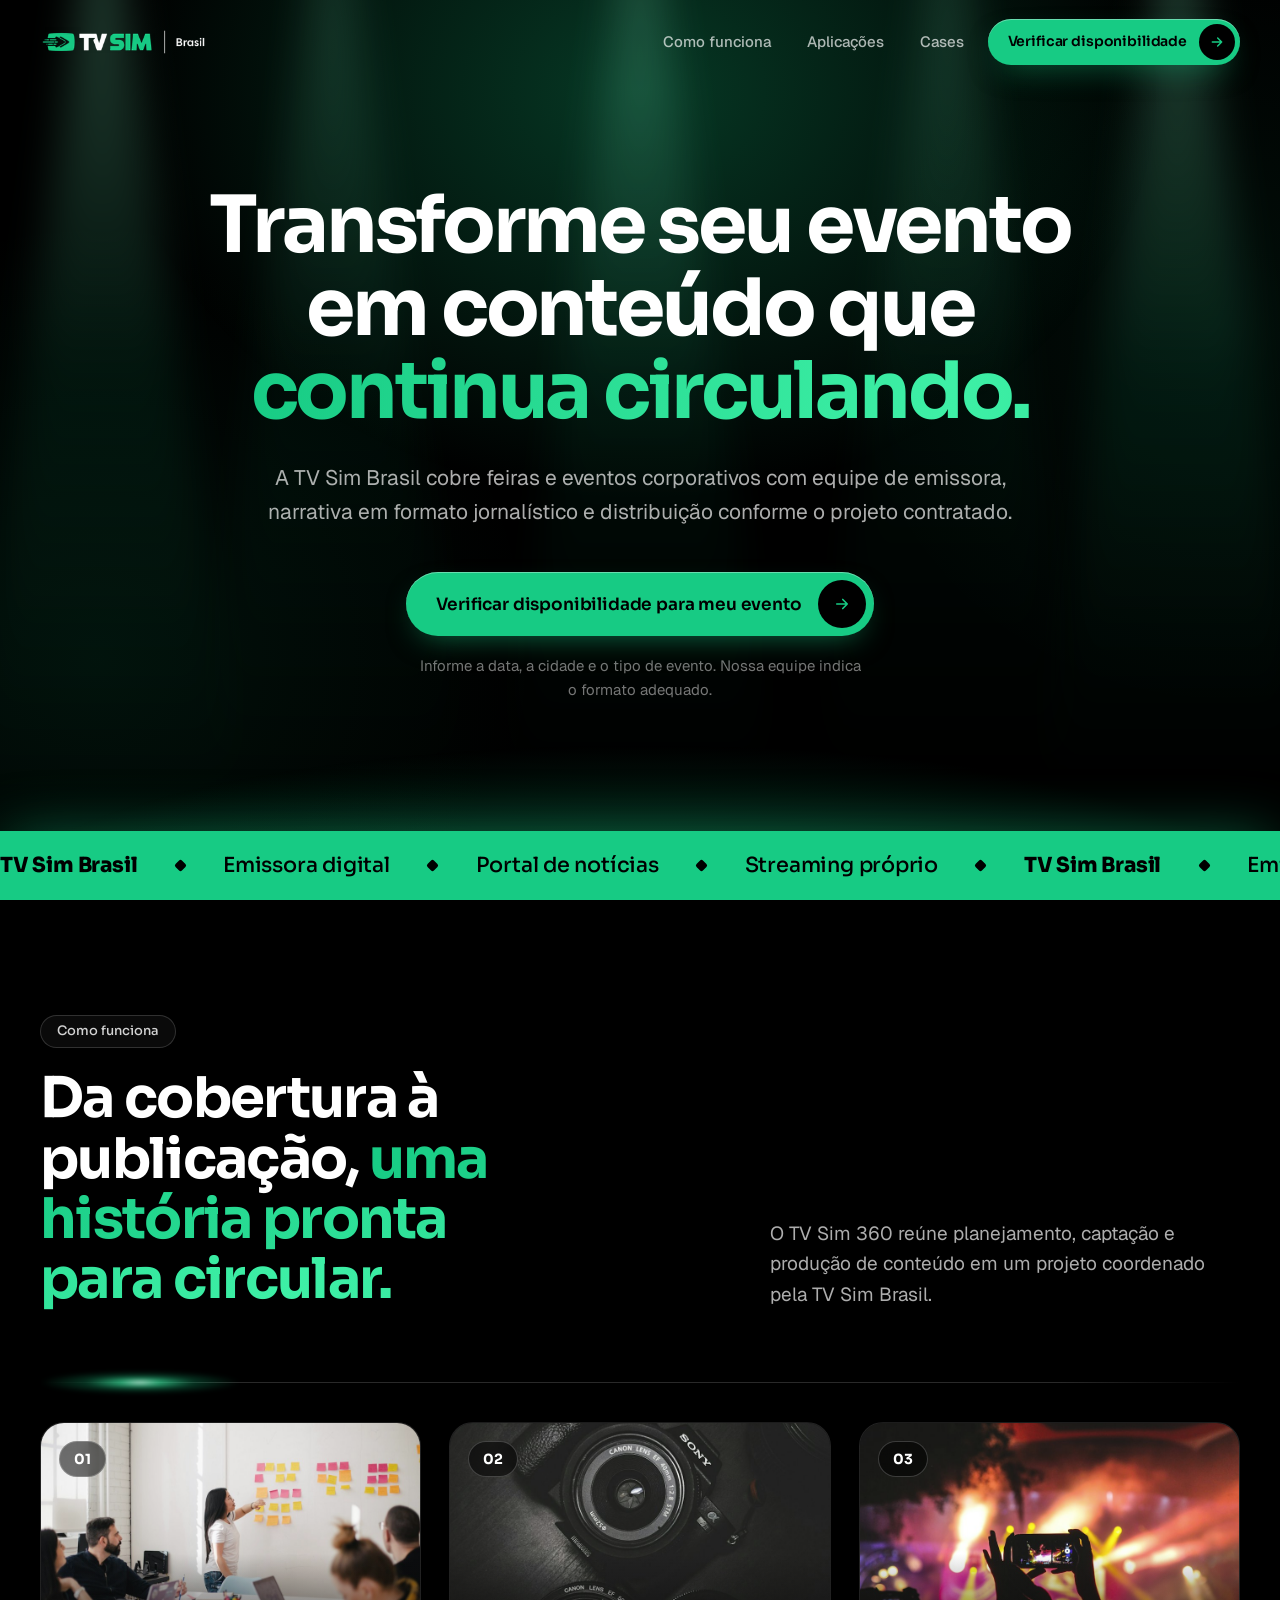
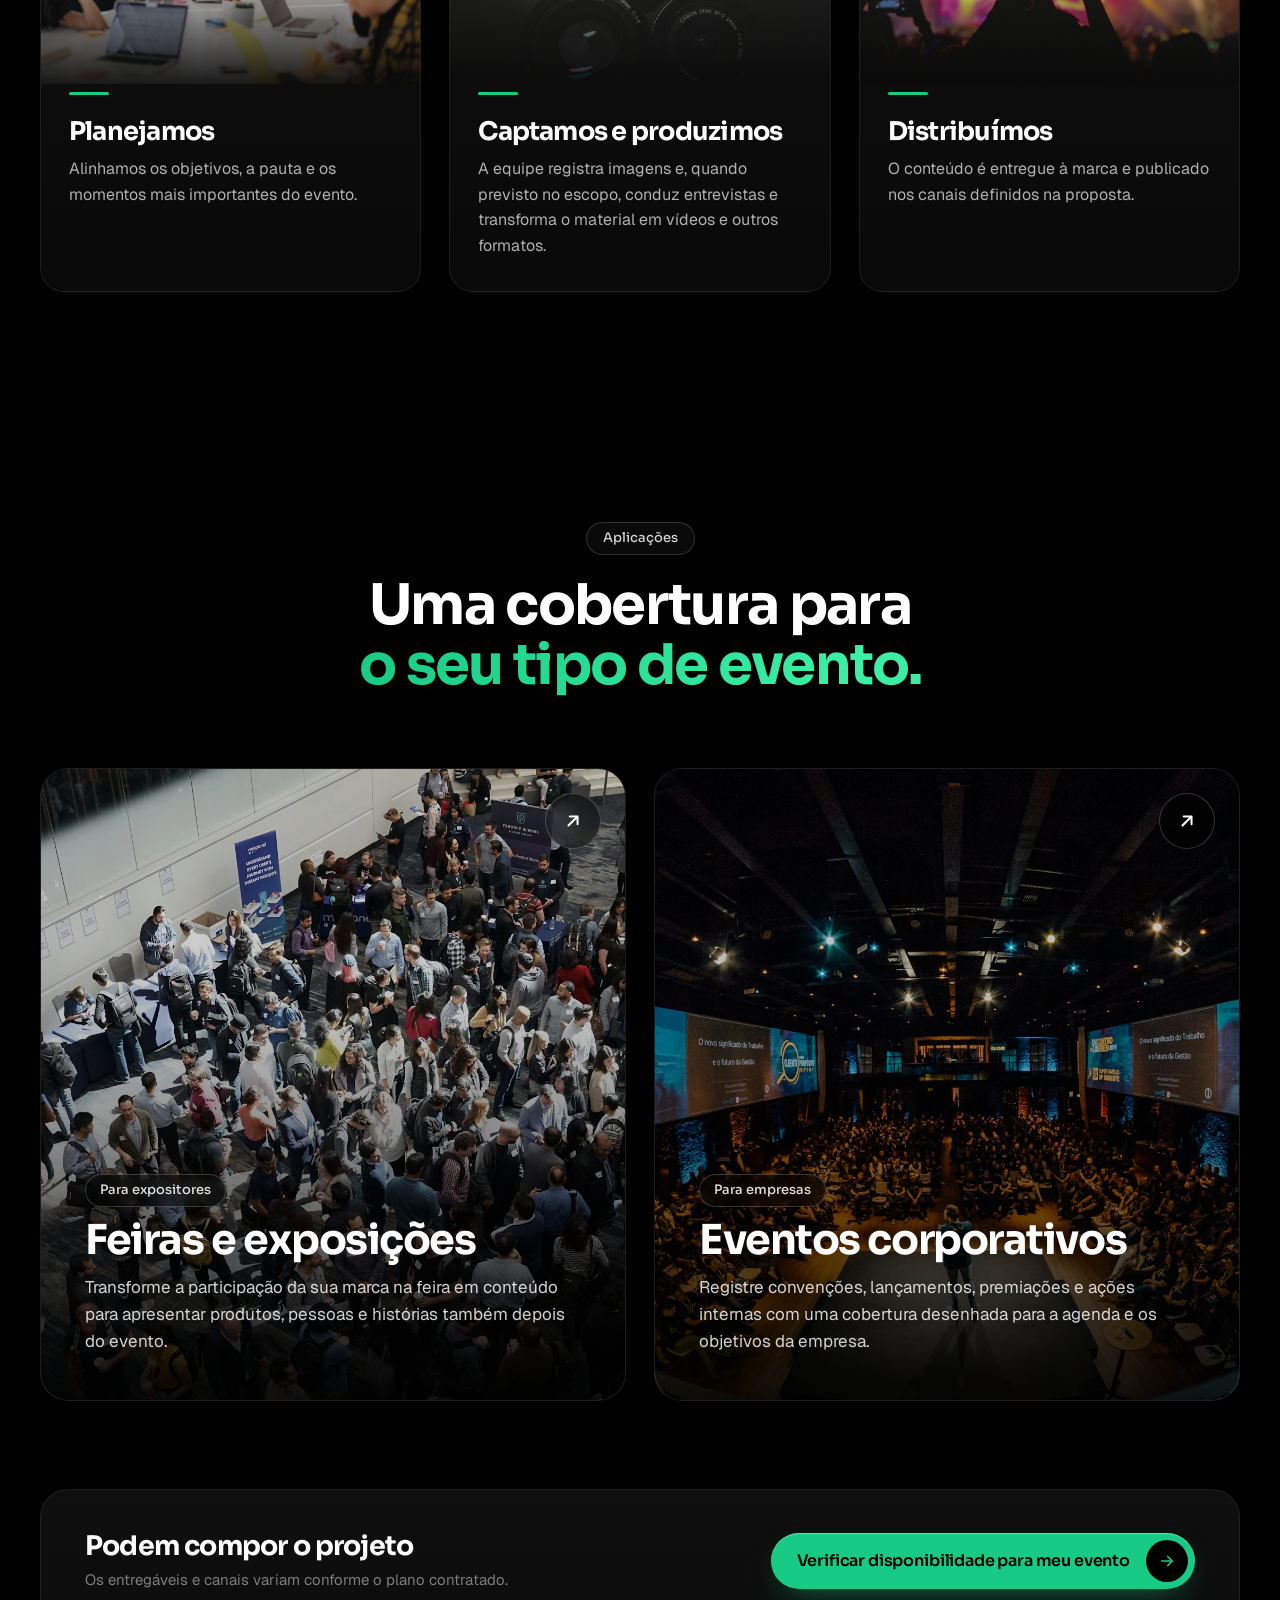
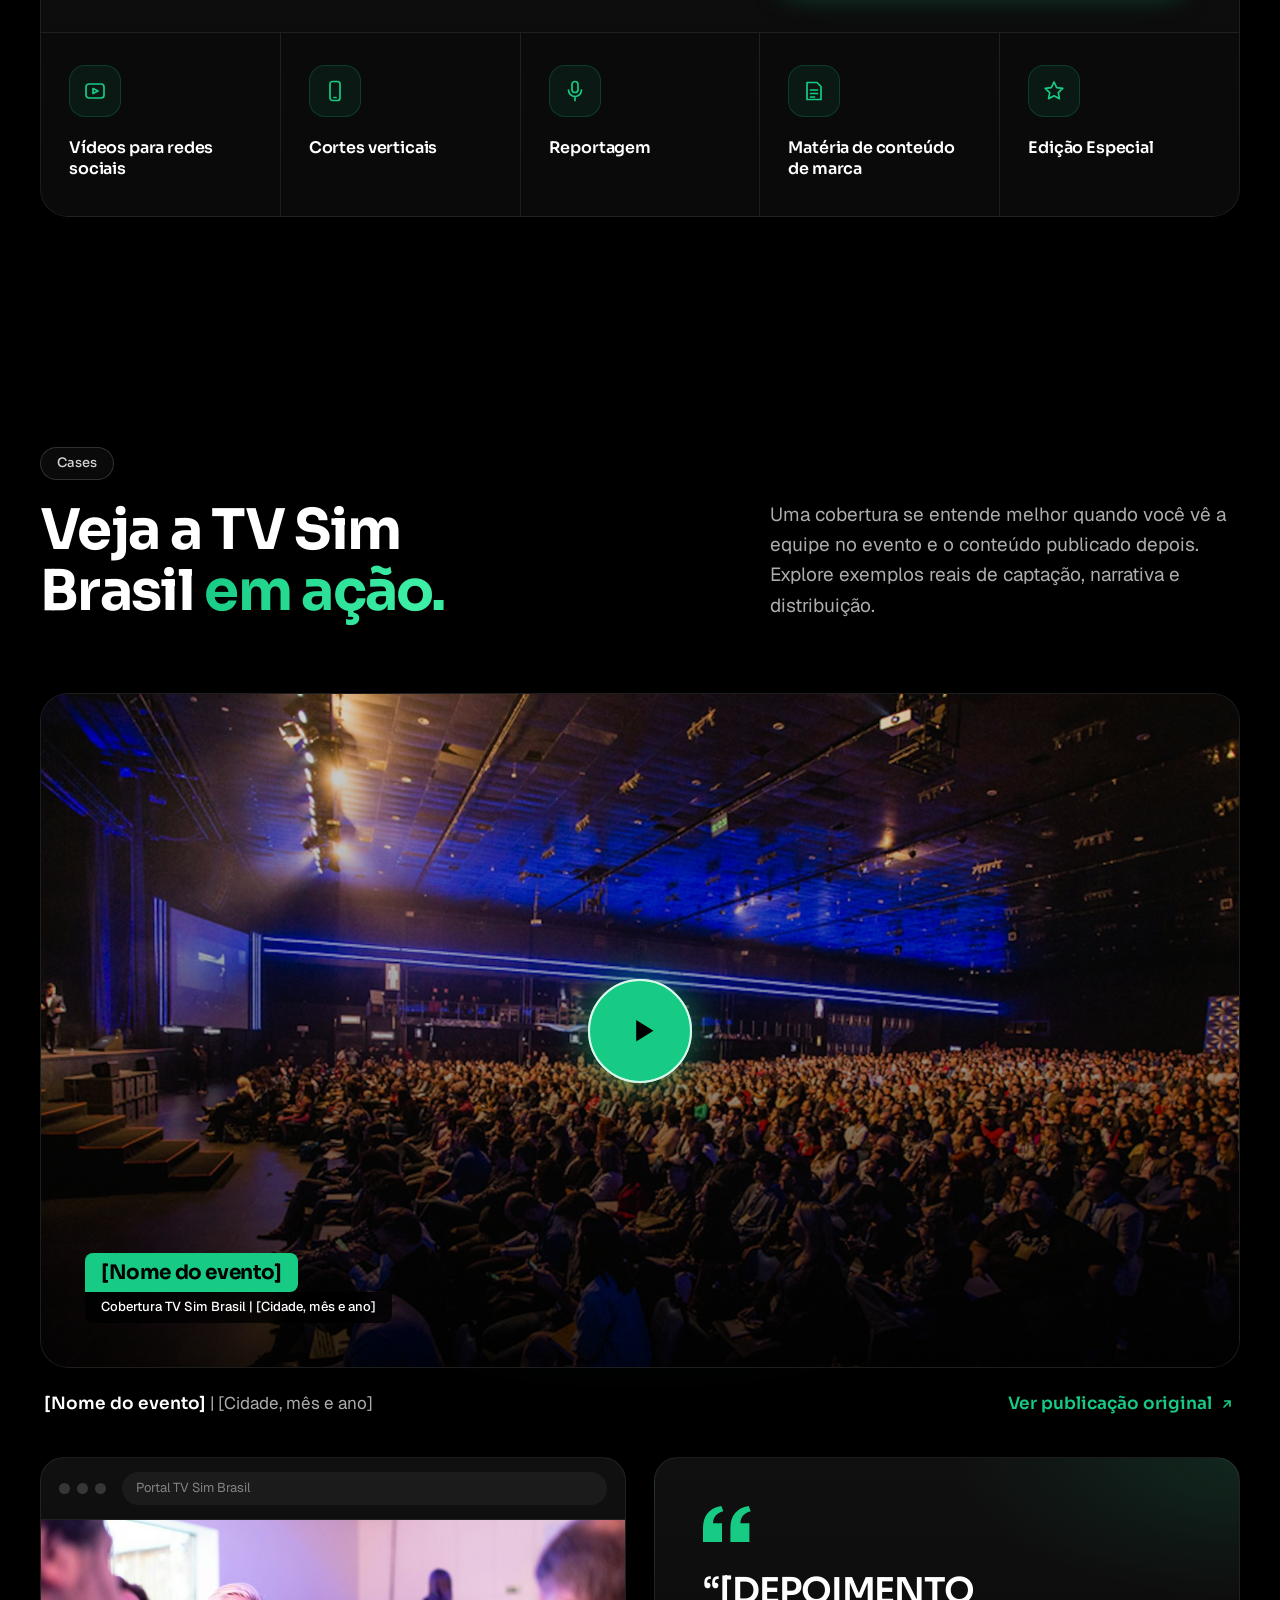
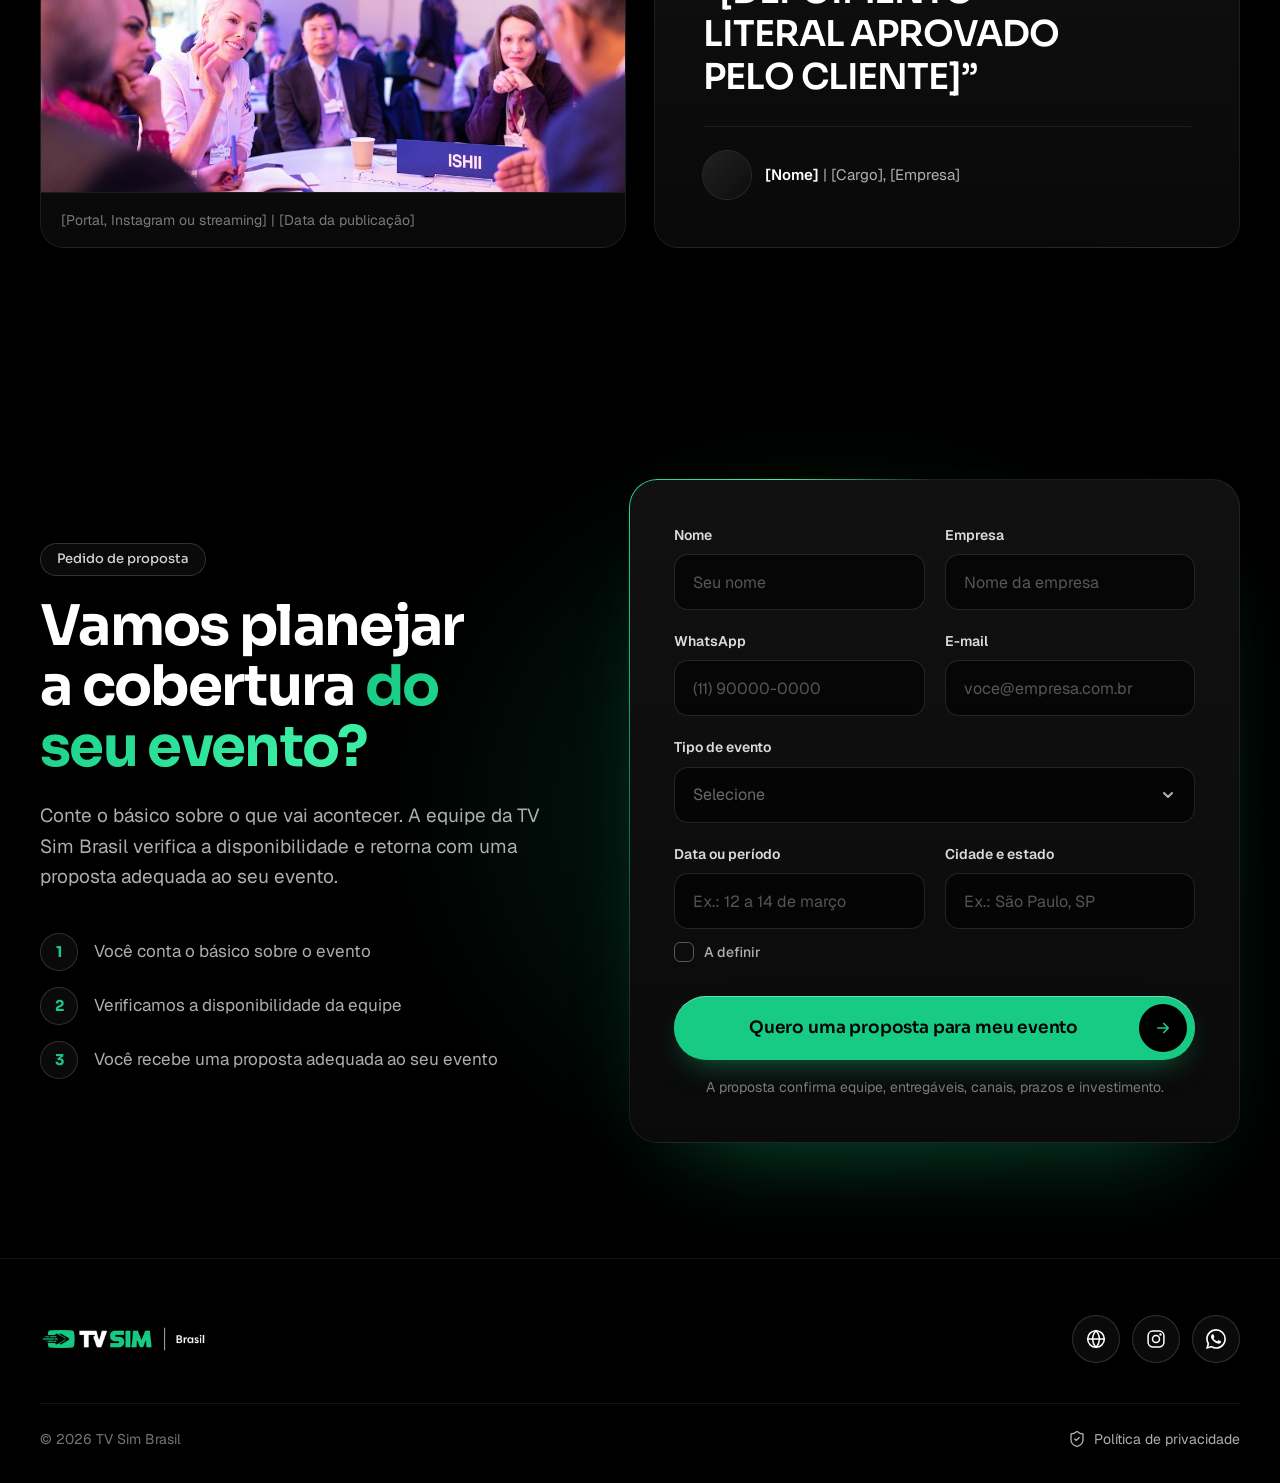
<file: public/index.html>
<!doctype html>
<html lang="pt-BR">
<head>
  <meta charset="utf-8">
  <meta name="viewport" content="width=device-width, initial-scale=1">
  <title>TV Sim 360 | Cobertura de feiras e eventos corporativos</title>
  <meta name="description" content="A TV Sim Brasil cobre feiras e eventos corporativos com equipe de emissora, narrativa em formato jornalístico e distribuição conforme o projeto contratado.">
  <meta name="theme-color" content="#000000">

  <link rel="preconnect" href="https://fonts.googleapis.com">
  <link rel="preconnect" href="https://fonts.gstatic.com" crossorigin>
  <link href="https://fonts.googleapis.com/css2?family=Geist:wght@400;500;600&family=Sora:wght@500;600;700;800&display=swap" rel="stylesheet">
  <link rel="stylesheet" href="styles.css">
</head>
<body>
  <a class="skip-link" href="#proposta">Ir para o pedido de proposta</a>

  <!-- Luz ambiente suave que acompanha a página inteira -->
  <div class="ambient" aria-hidden="true"><span></span><span></span></div>

  <!-- SVGs reutilizados -->
  <svg width="0" height="0" style="position:absolute" aria-hidden="true">
    <symbol id="i-arrow" viewBox="0 0 24 24"><path d="M5 12h14M13 6l6 6-6 6" fill="none" stroke="currentColor" stroke-width="2.2" stroke-linecap="round" stroke-linejoin="round"/></symbol>
    <symbol id="i-play" viewBox="0 0 24 24"><path d="M8 5.5v13l10.5-6.5z" fill="currentColor"/></symbol>
    <symbol id="i-check" viewBox="0 0 24 24"><path d="m5 12.5 4.5 4.5L19 7.5" fill="none" stroke="currentColor" stroke-width="2.4" stroke-linecap="round" stroke-linejoin="round"/></symbol>
    <symbol id="i-external" viewBox="0 0 24 24"><path d="M8 16 16 8M9 8h7v7" fill="none" stroke="currentColor" stroke-width="2.2" stroke-linecap="round" stroke-linejoin="round"/></symbol>
  </svg>

  <div class="progress" aria-hidden="true"><span></span></div>

  <header class="topbar" data-topbar>
    <div class="container topbar__inner">
      <a class="topbar__logo" href="#topo" aria-label="TV Sim Brasil, voltar ao início">
        <img src="static/logo.png" alt="TV Sim Brasil" width="256" height="46">
      </a>
      <nav class="topbar__nav" aria-label="Seções">
        <a href="#como-funciona">Como funciona</a>
        <a href="#aplicacoes">Aplicações</a>
        <a href="#cases">Cases</a>
      </nav>
      <a class="btn btn--sm" href="#proposta">
        <span>Verificar disponibilidade</span>
        <span class="btn__icon"><svg><use href="#i-arrow"/></svg></span>
      </a>
    </div>
  </header>

  <main id="topo">

    <!-- ===================== 1. ABERTURA E CREDIBILIDADE ===================== -->
    <section class="hero" aria-labelledby="hero-title">
      <div class="hero__bg" aria-hidden="true">
        <span class="hero__glow"></span>
        <!-- Refletores de palco -->
        <span class="beams"><i></i><i></i><i></i><i></i><i></i></span>
        <!-- Partículas de luz -->
        <span class="dust">
          <i style="--x:6%;--t:0s;--s:11s"></i>
          <i style="--x:14%;--t:3s;--s:9s;--z:2px"></i>
          <i style="--x:22%;--t:6s;--s:13s"></i>
          <i style="--x:31%;--t:1.5s;--s:10s;--z:4px"></i>
          <i style="--x:39%;--t:7s;--s:12s;--z:2px"></i>
          <i style="--x:61%;--t:2s;--s:11s;--z:4px"></i>
          <i style="--x:70%;--t:5.5s;--s:10s"></i>
          <i style="--x:77%;--t:0.8s;--s:13s;--z:2px"></i>
          <i style="--x:86%;--t:6.5s;--s:9s;--z:4px"></i>
          <i style="--x:94%;--t:3.5s;--s:12s"></i>
        </span>
        <span class="hero__horizon"></span>
      </div>

      <div class="container hero__inner">
        <h1 id="hero-title" class="hero__title hero__in" style="--d:0ms">
          Transforme seu evento em conteúdo que <span class="hl">continua circulando.</span>
        </h1>
        <p class="hero__lead hero__in" style="--d:220ms">A TV Sim Brasil cobre feiras e eventos corporativos com equipe de emissora, narrativa em formato jornalístico e distribuição conforme o projeto contratado.</p>
        <div class="hero__cta hero__in" style="--d:340ms">
          <a class="btn btn--lg btn--shine" href="#proposta" data-hero-cta>
            <span>Verificar disponibilidade para meu evento</span>
            <span class="btn__icon"><svg><use href="#i-arrow"/></svg></span>
          </a>
          <p class="hero__hint">Informe a data, a cidade e o tipo de evento. Nossa equipe indica o formato adequado.</p>
        </div>
      </div>

      <!-- Faixa de credibilidade em formato de letreiro de TV -->
      <div class="ticker" aria-label="TV Sim Brasil: emissora digital, portal de notícias e streaming próprio">
        <div class="ticker__track" aria-hidden="true">
          <ul class="ticker__list">
            <li><strong>TV Sim Brasil</strong></li><li>Emissora digital</li><li>Portal de notícias</li><li>Streaming próprio</li>
            <li><strong>TV Sim Brasil</strong></li><li>Emissora digital</li><li>Portal de notícias</li><li>Streaming próprio</li>
          </ul>
          <ul class="ticker__list">
            <li><strong>TV Sim Brasil</strong></li><li>Emissora digital</li><li>Portal de notícias</li><li>Streaming próprio</li>
            <li><strong>TV Sim Brasil</strong></li><li>Emissora digital</li><li>Portal de notícias</li><li>Streaming próprio</li>
          </ul>
        </div>
      </div>
    </section>

    <!-- ===================== 2. COMO FUNCIONA ===================== -->
    <section class="section" id="como-funciona" aria-labelledby="como-title">
      <div class="container">
        <div class="section-head">
          <div data-reveal>
            <span class="tag">Como funciona</span>
            <h2 id="como-title" class="h2">Da cobertura à publicação, <span class="hl">uma história pronta para circular.</span></h2>
          </div>
          <p class="lede" data-reveal style="--d:120ms">O TV Sim 360 reúne planejamento, captação e produção de conteúdo em um projeto coordenado pela TV Sim Brasil.</p>
        </div>

        <ol class="steps">
          <li class="card step" data-reveal data-spotlight style="--d:0ms">
            <div class="card__media">
              <!-- PROVISÓRIO: foto da equipe alinhando a pauta -->
              <img src="static/img/provisorio-passo-1.jpg" alt="Equipe alinhando a pauta do evento" width="900" height="640" loading="lazy">
              <span class="step__num">01</span>
            </div>
            <div class="card__body">
              <span class="step__bar" aria-hidden="true"></span>
              <h3 class="card__title">Planejamos</h3>
              <p class="card__text">Alinhamos os objetivos, a pauta e os momentos mais importantes do evento.</p>
            </div>
          </li>
          <li class="card step" data-reveal data-spotlight style="--d:140ms">
            <div class="card__media">
              <!-- PROVISÓRIO: foto do cinegrafista e repórter em ação -->
              <img src="static/img/provisorio-passo-2.jpg" alt="Câmera e lentes da equipe de captação" width="900" height="640" loading="lazy">
              <span class="step__num">02</span>
            </div>
            <div class="card__body">
              <span class="step__bar" aria-hidden="true"></span>
              <h3 class="card__title">Captamos e produzimos</h3>
              <p class="card__text">A equipe registra imagens e, quando previsto no escopo, conduz entrevistas e transforma o material em vídeos e outros formatos.</p>
            </div>
          </li>
          <li class="card step" data-reveal data-spotlight style="--d:280ms">
            <div class="card__media">
              <!-- PROVISÓRIO: captura da peça final publicada -->
              <img src="static/img/provisorio-passo-3.jpg" alt="Conteúdo do evento sendo visto no celular" width="900" height="640" loading="lazy">
              <span class="step__num">03</span>
            </div>
            <div class="card__body">
              <span class="step__bar" aria-hidden="true"></span>
              <h3 class="card__title">Distribuímos</h3>
              <p class="card__text">O conteúdo é entregue à marca e publicado nos canais definidos na proposta.</p>
            </div>
          </li>
        </ol>
      </div>
    </section>

    <!-- ===================== 3. APLICAÇÕES ===================== -->
    <section class="section" id="aplicacoes" aria-labelledby="aplicacoes-title">
      <div class="container">
        <div class="section-head section-head--center" data-reveal>
          <span class="tag">Aplicações</span>
          <h2 id="aplicacoes-title" class="h2">Uma cobertura para <span class="hl">o seu tipo de evento.</span></h2>
        </div>

        <div class="apps">
          <a class="app" href="#proposta" data-reveal style="--d:0ms">
            <!-- PROVISÓRIO: foto real de estande em feira -->
            <img class="app__img" src="static/img/provisorio-feira.jpg" alt="Pavilhão de feira com estandes e visitantes" width="1100" height="1300" loading="lazy">
            <span class="app__shade" aria-hidden="true"></span>
            <span class="app__go" aria-hidden="true"><svg><use href="#i-arrow"/></svg></span>
            <span class="app__content">
              <span class="app__kicker">Para expositores</span>
              <h3 class="app__title">Feiras e exposições</h3>
              <span class="app__text">Transforme a participação da sua marca na feira em conteúdo para apresentar produtos, pessoas e histórias também depois do evento.</span>
            </span>
          </a>

          <a class="app" href="#proposta" data-reveal style="--d:140ms">
            <!-- PROVISÓRIO: foto real de evento corporativo -->
            <img class="app__img" src="static/img/provisorio-corporativo.jpg" alt="Palco de evento corporativo com plateia" width="1100" height="1300" loading="lazy">
            <span class="app__shade" aria-hidden="true"></span>
            <span class="app__go" aria-hidden="true"><svg><use href="#i-arrow"/></svg></span>
            <span class="app__content">
              <span class="app__kicker">Para empresas</span>
              <h3 class="app__title">Eventos corporativos</h3>
              <span class="app__text">Registre convenções, lançamentos, premiações e ações internas com uma cobertura desenhada para a agenda e os objetivos da empresa.</span>
            </span>
          </a>
        </div>

        <div class="formats" data-reveal>
          <div class="formats__head">
            <div>
              <h3 class="formats__title">Podem compor o projeto</h3>
              <p class="formats__note">Os entregáveis e canais variam conforme o plano contratado.</p>
            </div>
            <a class="btn" href="#proposta">
              <span>Verificar disponibilidade para meu evento</span>
              <span class="btn__icon"><svg><use href="#i-arrow"/></svg></span>
            </a>
          </div>
          <ul class="formats__grid">
            <li class="format">
              <span class="format__icon"><svg viewBox="0 0 24 24"><rect x="3" y="5" width="18" height="14" rx="3"/><path d="m10 9.5 5 2.5-5 2.5z"/></svg></span>
              <span class="format__name">Vídeos para redes sociais</span>
            </li>
            <li class="format">
              <span class="format__icon"><svg viewBox="0 0 24 24"><rect x="7" y="2.5" width="10" height="19" rx="2.5"/><path d="M11 18.5h2"/></svg></span>
              <span class="format__name">Cortes verticais</span>
            </li>
            <li class="format">
              <span class="format__icon"><svg viewBox="0 0 24 24"><rect x="9" y="2.5" width="6" height="11" rx="3"/><path d="M5.5 11a6.5 6.5 0 0 0 13 0M12 17.5v4"/></svg></span>
              <span class="format__name">Reportagem</span>
            </li>
            <li class="format">
              <span class="format__icon"><svg viewBox="0 0 24 24"><path d="M5 3.5h10l4 4v13H5z"/><path d="M8.5 11h7M8.5 14.5h7M8.5 18h4"/></svg></span>
              <span class="format__name">Matéria de conteúdo de marca</span>
            </li>
            <li class="format">
              <span class="format__icon"><svg viewBox="0 0 24 24"><path d="m12 3 2.7 5.6 6.1.8-4.5 4.2 1.1 6.1L12 16.8l-5.4 2.9 1.1-6.1-4.5-4.2 6.1-.8z"/></svg></span>
              <span class="format__name">Edição Especial</span>
            </li>
          </ul>
        </div>
      </div>
    </section>

    <!-- ===================== 4. PROVA SOCIAL ===================== -->
    <section class="section" id="cases" aria-labelledby="cases-title">
      <div class="container">
        <div class="section-head">
          <div data-reveal>
            <span class="tag">Cases</span>
            <h2 id="cases-title" class="h2">Veja a TV Sim Brasil <span class="hl">em ação.</span></h2>
          </div>
          <p class="lede" data-reveal style="--d:120ms">Uma cobertura se entende melhor quando você vê a equipe no evento e o conteúdo publicado depois. Explore exemplos reais de captação, narrativa e distribuição.</p>
        </div>

        <!-- Exemplo em destaque. Para ativar o player, preencha data-youtube com o ID do vídeo
             (ex.: data-youtube="dQw4w9WgXcQ"). Ao clicar, o vídeo do YouTube é carregado no lugar da capa. -->
        <figure class="feature" data-reveal>
          <button class="feature__video" type="button" data-youtube="" aria-label="Assistir ao vídeo da cobertura de [Nome do evento]">
            <!-- PROVISÓRIO: capa do vídeo do case -->
            <img src="static/img/provisorio-case-video.jpg" alt="" width="1600" height="900" loading="lazy">
            <span class="feature__shade" aria-hidden="true"></span>
            <span class="play" aria-hidden="true"><svg><use href="#i-play"/></svg></span>
            <span class="gc gc--feature" aria-hidden="true">
              <span class="gc__name">[Nome do evento]</span>
              <span class="gc__role">Cobertura TV Sim Brasil | [Cidade, mês e ano]</span>
            </span>
          </button>
          <figcaption class="feature__caption">
            <span><strong>[Nome do evento]</strong> | [Cidade, mês e ano]</span>
            <a class="link" href="#" target="_blank" rel="noopener">Ver publicação original <svg><use href="#i-external"/></svg></a>
          </figcaption>
        </figure>

        <div class="proof">
          <figure class="card browser" data-reveal data-spotlight style="--d:0ms">
            <div class="browser__bar" aria-hidden="true">
              <span class="browser__dots"><i></i><i></i><i></i></span>
              <span class="browser__url">Portal TV Sim Brasil</span>
            </div>
            <div class="browser__shot">
              <!-- PROVISÓRIO: trocar pela captura real da publicação nos canais da TV Sim Brasil -->
              <img src="static/img/provisorio-case-publicacao.jpg" alt="Captura de publicação nos canais da TV Sim Brasil" width="1000" height="620" loading="lazy">
            </div>
            <figcaption class="browser__caption">[Portal, Instagram ou streaming] | [Data da publicação]</figcaption>
          </figure>

          <!-- PLACEHOLDER: substituir pelo depoimento literal aprovado pelo cliente -->
          <blockquote class="card quote" data-reveal data-spotlight style="--d:140ms">
            <svg class="quote__mark" viewBox="0 0 48 36" aria-hidden="true"><path d="M0 36V22.5C0 9.6 6.1 2.1 18.3 0l2 5.3C13.5 7 10.3 11 10 17.3h9V36zm27.4 0V22.5C27.4 9.6 33.5 2.1 45.7 0l2 5.3C40.9 7 37.7 11 37.4 17.3h9V36z"/></svg>
            <p class="quote__text">“[DEPOIMENTO LITERAL APROVADO PELO CLIENTE]”</p>
            <footer class="quote__author">
              <span class="quote__avatar" aria-hidden="true"></span>
              <span><strong>[Nome]</strong> | [Cargo], [Empresa]</span>
            </footer>
          </blockquote>
        </div>
      </div>
    </section>

    <!-- ===================== 5. PEDIDO DE PROPOSTA ===================== -->
    <section class="section lead" id="proposta" aria-labelledby="proposta-title">
      <span class="lead__glow" aria-hidden="true"></span>
      <div class="container lead__grid">
        <div class="lead__intro" data-reveal>
          <span class="tag">Pedido de proposta</span>
          <h2 id="proposta-title" class="h2">Vamos planejar a cobertura <span class="hl">do seu evento?</span></h2>
          <p class="lede">Conte o básico sobre o que vai acontecer. A equipe da TV Sim Brasil verifica a disponibilidade e retorna com uma proposta adequada ao seu evento.</p>
          <ol class="next">
            <li><span>1</span>Você conta o básico sobre o evento</li>
            <li><span>2</span>Verificamos a disponibilidade da equipe</li>
            <li><span>3</span>Você recebe uma proposta adequada ao seu evento</li>
          </ol>
        </div>

        <div class="lead__panel" data-reveal style="--d:120ms">
          <!-- Integração: preencha data-endpoint com a URL do webhook/CRM (RD Station, HubSpot, Zapier etc.).
               Sem endpoint, o formulário apenas exibe a mensagem de confirmação. -->
          <form class="form" id="form-proposta" data-endpoint="" method="post">
            <div class="field">
              <label for="nome">Nome</label>
              <input id="nome" name="nome" type="text" autocomplete="name" placeholder="Seu nome" required>
            </div>
            <div class="field">
              <label for="empresa">Empresa</label>
              <input id="empresa" name="empresa" type="text" autocomplete="organization" placeholder="Nome da empresa" required>
            </div>
            <div class="field">
              <label for="whatsapp">WhatsApp</label>
              <input id="whatsapp" name="whatsapp" type="tel" inputmode="tel" autocomplete="tel-national" placeholder="(11) 90000-0000" required>
            </div>
            <div class="field">
              <label for="email">E-mail</label>
              <input id="email" name="email" type="email" autocomplete="email" placeholder="voce@empresa.com.br" required>
            </div>
            <div class="field field--full">
              <label for="tipo">Tipo de evento</label>
              <select id="tipo" name="tipo_evento" required>
                <option value="" selected disabled>Selecione</option>
                <option>Feira ou exposição</option>
                <option>Convenção ou encontro</option>
                <option>Lançamento</option>
                <option>Premiação</option>
                <option>Ação interna</option>
                <option>Outro tipo de evento</option>
              </select>
            </div>
            <div class="field">
              <label for="data">Data ou período</label>
              <input id="data" name="data_evento" type="text" placeholder="Ex.: 12 a 14 de março" required>
              <label class="check" for="data-tbd">
                <input id="data-tbd" name="data_a_definir" type="checkbox" value="sim">
                <span class="check__box" aria-hidden="true"><svg><use href="#i-check"/></svg></span>
                <span>A definir</span>
              </label>
            </div>
            <div class="field">
              <label for="cidade">Cidade e estado</label>
              <input id="cidade" name="cidade_uf" type="text" autocomplete="address-level2" placeholder="Ex.: São Paulo, SP" required>
            </div>

            <input type="hidden" name="utm_source">
            <input type="hidden" name="utm_medium">
            <input type="hidden" name="utm_campaign">
            <input type="hidden" name="utm_content">
            <input type="hidden" name="utm_term">

            <div class="field--full form__actions">
              <button class="btn btn--lg btn--block btn--shine" type="submit">
                <span data-submit-label>Quero uma proposta para meu evento</span>
                <span class="btn__icon"><svg><use href="#i-arrow"/></svg></span>
              </button>
              <p class="form__note">A proposta confirma equipe, entregáveis, canais, prazos e investimento.</p>
              <p class="form__error" role="alert" hidden>Não foi possível enviar agora. Tente de novo em alguns instantes.</p>
            </div>
          </form>

          <div class="form__success" id="form-sucesso" tabindex="-1" hidden>
            <span class="form__success-icon"><svg viewBox="0 0 52 52" aria-hidden="true"><circle cx="26" cy="26" r="24"/><path d="m15 27 7.5 7.5L37 19"/></svg></span>
            <p class="form__success-title">Recebemos seu pedido.</p>
            <p class="form__success-text">A equipe da TV Sim Brasil entrará em contato para alinhar o escopo da cobertura.</p>
          </div>
        </div>
      </div>
    </section>
  </main>

  <footer class="footer">
    <div class="container">
      <div class="footer__top">
        <img class="footer__logo" src="static/logo.png" alt="TV Sim Brasil" width="256" height="46" loading="lazy">
        <!-- Substituir os href pelos endereços oficiais -->
        <ul class="footer__social" aria-label="Canais da TV Sim Brasil">
          <li>
            <a class="icon-btn" href="#" target="_blank" rel="noopener" aria-label="Site da TV Sim Brasil" title="Site">
              <svg viewBox="0 0 24 24" fill="none" stroke="currentColor" stroke-width="1.8" stroke-linecap="round" stroke-linejoin="round" aria-hidden="true"><circle cx="12" cy="12" r="10"/><path d="M12 2a14.5 14.5 0 0 0 0 20 14.5 14.5 0 0 0 0-20M2 12h20"/></svg>
            </a>
          </li>
          <li>
            <a class="icon-btn" href="#" target="_blank" rel="noopener" aria-label="Instagram da TV Sim Brasil" title="Instagram">
              <svg viewBox="0 0 24 24" fill="none" stroke="currentColor" stroke-width="1.8" stroke-linecap="round" stroke-linejoin="round" aria-hidden="true"><rect x="2.5" y="2.5" width="19" height="19" rx="5.5"/><circle cx="12" cy="12" r="4.2"/><circle cx="17.4" cy="6.6" r="0.6" fill="currentColor"/></svg>
            </a>
          </li>
          <li>
            <a class="icon-btn" href="https://wa.me/55XXXXXXXXXXX" target="_blank" rel="noopener" aria-label="WhatsApp comercial da TV Sim Brasil" title="WhatsApp comercial">
              <svg viewBox="0 0 24 24" fill="currentColor" aria-hidden="true"><path d="M17.472 14.382c-.297-.149-1.758-.867-2.03-.967-.273-.099-.471-.148-.67.15-.197.297-.767.966-.94 1.164-.173.199-.347.223-.644.075-.297-.15-1.255-.463-2.39-1.475-.883-.788-1.48-1.761-1.653-2.059-.173-.297-.018-.458.13-.606.134-.133.298-.347.446-.52.149-.174.198-.298.298-.497.099-.198.05-.371-.025-.52-.075-.149-.669-1.612-.916-2.207-.242-.579-.487-.5-.669-.51-.173-.008-.371-.01-.57-.01-.198 0-.52.074-.792.372-.272.297-1.04 1.016-1.04 2.479 0 1.462 1.065 2.875 1.213 3.074.149.198 2.096 3.2 5.077 4.487.709.306 1.262.489 1.694.625.712.227 1.36.195 1.871.118.571-.085 1.758-.719 2.006-1.413.248-.694.248-1.289.173-1.413-.074-.124-.272-.198-.57-.347m-5.421 7.403h-.004a9.87 9.87 0 0 1-5.031-1.378l-.361-.214-3.741.982.998-3.648-.235-.374a9.86 9.86 0 0 1-1.51-5.26c.001-5.45 4.436-9.884 9.888-9.884 2.64 0 5.122 1.03 6.988 2.898a9.825 9.825 0 0 1 2.893 6.994c-.003 5.45-4.437 9.884-9.885 9.884m8.413-18.297A11.815 11.815 0 0 0 12.05 0C5.495 0 .16 5.335.157 11.892c0 2.096.547 4.142 1.588 5.945L.057 24l6.305-1.654a11.882 11.882 0 0 0 5.683 1.448h.005c6.554 0 11.89-5.335 11.893-11.893a11.821 11.821 0 0 0-3.48-8.413z"/></svg>
            </a>
          </li>
        </ul>
      </div>
      <div class="footer__bottom">
        <p>© 2026 TV Sim Brasil</p>
        <a class="footer__privacy" href="#">
          <svg viewBox="0 0 24 24" fill="none" stroke="currentColor" stroke-width="1.8" stroke-linecap="round" stroke-linejoin="round" aria-hidden="true"><path d="M20 13c0 5-3.5 7.5-7.66 8.95a1 1 0 0 1-.67-.01C7.5 20.5 4 18 4 13V6a1 1 0 0 1 1-1c2 0 4.5-1.2 6.24-2.72a1.17 1.17 0 0 1 1.52 0C14.51 3.81 17 5 19 5a1 1 0 0 1 1 1z"/><path d="m9 12 2 2 4-4"/></svg>
          Política de privacidade
        </a>
      </div>
    </div>
  </footer>

  <!-- CTA fixo no celular: leva ao mesmo formulário -->
  <div class="sticky-cta is-hidden">
    <a class="btn btn--block btn--shine" href="#proposta">
      <span>Verificar disponibilidade para meu evento</span>
      <span class="btn__icon"><svg><use href="#i-arrow"/></svg></span>
    </a>
  </div>

  <script src="script.js" defer></script>
</body>
</html>
</file>
<file: public/styles.css>
/* ==========================================================================
   TV Sim 360 | Página comercial
   Preto + verde da marca (#17CB84) usado como acento: botões, palavras em
   destaque e ícones. Poppins nos títulos (combina com o logo), Inter no texto.
   Fundo preto contínuo: as seções não têm cor própria, então uma emenda na
   outra sem faixas nem cortes.
   ========================================================================== */

:root {
  --black: #000;
  --surface: #0b0b0b;
  --border: rgba(255, 255, 255, 0.08);
  --border-strong: rgba(255, 255, 255, 0.16);

  --green: #17cb84;
  --green-light: #3ef0a6;
  --green-dark: #0c8a59;
  --green-a10: rgba(23, 203, 132, 0.1);
  --green-a45: rgba(23, 203, 132, 0.45);

  --white: #fff;
  --text-soft: rgba(255, 255, 255, 0.68);
  --text-mute: rgba(255, 255, 255, 0.46);
  --error: #ff6b6b;

  --display: "Sora", system-ui, -apple-system, "Segoe UI", sans-serif;
  --body: "Geist", system-ui, -apple-system, "Segoe UI", sans-serif;

  --container: 1200px;
  --gutter: 20px;
  --radius: 24px;
  --ease: cubic-bezier(0.22, 1, 0.36, 1);
  --section-y: clamp(80px, 9vw, 120px);
}

@media (min-width: 768px) {
  :root { --gutter: 32px; }
}

/* ---------- Base ---------- */

*,
*::before,
*::after { box-sizing: border-box; }

html {
  scroll-behavior: smooth;
  scroll-padding-top: 90px;
  -webkit-text-size-adjust: 100%;
  background: var(--black);
}

body {
  margin: 0;
  font-family: var(--body);
  font-size: 1.0625rem;
  line-height: 1.6;
  color: var(--white);
  -webkit-font-smoothing: antialiased;
  overflow-x: hidden;
  overflow-x: clip;
}

[hidden] { display: none !important; }

img, video, iframe, svg { display: block; max-width: 100%; }
h1, h2, h3, p, figure, blockquote, ol, ul { margin: 0; }
ol, ul { padding: 0; list-style: none; }
a { color: inherit; }
button { font: inherit; color: inherit; }

::selection { background: var(--green); color: var(--black); }

:focus-visible {
  outline: 2px solid var(--green);
  outline-offset: 4px;
}

.container {
  width: 100%;
  max-width: calc(var(--container) + var(--gutter) * 2);
  margin-inline: auto;
  padding-inline: var(--gutter);
}

.skip-link {
  position: fixed;
  left: 16px;
  top: -100px;
  z-index: 200;
  padding: 10px 18px;
  font-weight: 600;
  color: var(--black);
  background: var(--green);
  border-radius: 999px;
}
.skip-link:focus { top: 16px; }

/* Luz ambiente fixa, bem sutil, atrás de todo o conteúdo */
.ambient {
  position: fixed;
  inset: 0;
  z-index: -1;
  overflow: hidden;
  pointer-events: none;
}

.ambient span {
  position: absolute;
  border-radius: 50%;
  background: radial-gradient(circle, rgba(23, 203, 132, 0.07), transparent 65%);
}

.ambient span:nth-child(1) {
  left: -30vmax;
  top: 20vh;
  width: 75vmax;
  height: 75vmax;
  animation: amb-a 28s ease-in-out infinite alternate;
}

.ambient span:nth-child(2) {
  right: -28vmax;
  top: -10vh;
  width: 65vmax;
  height: 65vmax;
  animation: amb-b 32s ease-in-out infinite alternate;
}

@keyframes amb-a { to { transform: translate(18vw, -12vh) scale(1.1); } }
@keyframes amb-b { to { transform: translate(-14vw, 20vh) scale(0.9); } }

/* ---------- Tipografia ---------- */

.h2 {
  font-family: var(--display);
  font-size: clamp(2rem, 1.3rem + 2.8vw, 3.5rem);
  font-weight: 700;
  line-height: 1.08;
  letter-spacing: -0.03em;
  text-wrap: balance;
}

.hl {
  color: var(--green);
  background: linear-gradient(100deg, var(--green) 0%, var(--green-light) 45%, var(--green) 90%);
  background-size: 200% 100%;
  -webkit-background-clip: text;
          background-clip: text;
  -webkit-text-fill-color: transparent;
  animation: hl-shift 6s ease-in-out infinite alternate;
}

@keyframes hl-shift {
  to { background-position: 100% 0; }
}

.lede {
  font-size: clamp(1.0625rem, 1rem + 0.3vw, 1.1875rem);
  color: var(--text-soft);
  max-width: 34em;
}

.tag {
  display: inline-flex;
  align-items: center;
  gap: 10px;
  margin-bottom: 20px;
  padding: 7px 16px;
  font-family: var(--display);
  font-size: 0.8125rem;
  font-weight: 500;
  line-height: 1.3;
  color: rgba(255, 255, 255, 0.82);
  background: rgba(255, 255, 255, 0.04);
  border: 1px solid var(--border-strong);
  border-radius: 999px;
}

.live-dot {
  position: relative;
  flex: none;
  width: 8px;
  height: 8px;
  border-radius: 50%;
  background: var(--green);
}

.live-dot::after {
  content: "";
  position: absolute;
  inset: 0;
  border-radius: inherit;
  background: var(--green);
  animation: ping 1.8s var(--ease) infinite;
}

@keyframes ping {
  0% { transform: scale(1); opacity: 0.8; }
  100% { transform: scale(3); opacity: 0; }
}

.link {
  display: inline-flex;
  align-items: center;
  gap: 6px;
  font-family: var(--display);
  font-weight: 600;
  color: var(--green);
  text-decoration: none;
  background: linear-gradient(currentColor, currentColor) left bottom / 0% 2px no-repeat;
  transition: background-size 0.4s var(--ease), color 0.3s;
}
.link svg { width: 18px; height: 18px; transition: transform 0.4s var(--ease); }
.link:hover { color: var(--green-light); background-size: 100% 2px; }
.link:hover svg { transform: translate(2px, -2px); }

/* ---------- Botões ---------- */

.btn {
  --btn-bg: var(--green);
  --btn-bg-hover: var(--green-light);
  --btn-fg: var(--black);
  --icon-bg: var(--black);
  --icon-fg: var(--green);
  position: relative;
  isolation: isolate;
  overflow: hidden;
  display: inline-flex;
  align-items: center;
  justify-content: center;
  gap: 16px;
  min-height: 56px;
  padding: 7px 7px 7px 26px;
  font-family: var(--display);
  font-size: 1rem;
  font-weight: 600;
  line-height: 1.25;
  letter-spacing: -0.01em;
  text-align: left;
  text-decoration: none;
  color: var(--btn-fg);
  background: var(--btn-bg);
  border: 0;
  border-radius: 999px;
  cursor: pointer;
  box-shadow:
    inset 0 1px 0 rgba(255, 255, 255, 0.35),
    0 12px 32px -14px rgba(23, 203, 132, 0.6);
  transition:
    transform 0.4s var(--ease),
    box-shadow 0.4s var(--ease),
    background-color 0.4s var(--ease),
    color 0.3s;
}

/* Brilho que atravessa o botão no hover */
.btn::after {
  content: "";
  position: absolute;
  inset: 0;
  z-index: -1;
  background: linear-gradient(110deg, transparent 25%, rgba(255, 255, 255, 0.6) 50%, transparent 75%);
  transform: translateX(-130%);
  transition: transform 0.9s var(--ease);
}

.btn:hover {
  background: var(--btn-bg-hover);
  transform: translateY(-3px);
  box-shadow:
    inset 0 1px 0 rgba(255, 255, 255, 0.4),
    0 0 0 6px rgba(23, 203, 132, 0.14),
    0 22px 48px -16px rgba(23, 203, 132, 0.75);
}
.btn:hover::after { transform: translateX(130%); }
.btn:active { transform: translateY(0) scale(0.98); }
.btn:disabled { opacity: 0.7; cursor: progress; transform: none; }

/* Brilho automático de tempos em tempos (CTAs principais) */
.btn--shine::before {
  content: "";
  position: absolute;
  inset: 0;
  z-index: -1;
  background: linear-gradient(110deg, transparent 30%, rgba(255, 255, 255, 0.45) 50%, transparent 70%);
  transform: translateX(-130%);
  animation: idle-shine 5s var(--ease) 2.2s infinite;
}

@keyframes idle-shine {
  0% { transform: translateX(-130%); }
  30%, 100% { transform: translateX(130%); }
}

.btn__icon {
  flex: none;
  display: grid;
  place-items: center;
  width: 42px;
  height: 42px;
  overflow: hidden;
  color: var(--icon-fg);
  background: var(--icon-bg);
  border-radius: 50%;
  transition: background-color 0.4s var(--ease), color 0.4s var(--ease);
}

.btn__icon svg { width: 18px; height: 18px; }
.btn:hover .btn__icon svg { animation: arrow-loop 0.6s var(--ease); }

@keyframes arrow-loop {
  0% { transform: translateX(0); opacity: 1; }
  45% { transform: translateX(160%); opacity: 0; }
  46% { transform: translateX(-160%); opacity: 0; }
  100% { transform: translateX(0); opacity: 1; }
}

.btn--sm {
  min-height: 46px;
  gap: 12px;
  padding: 5px 5px 5px 20px;
  font-size: 0.875rem;
}
.btn--sm .btn__icon { width: 36px; height: 36px; }
.btn--sm .btn__icon svg { width: 16px; height: 16px; }

.btn--lg {
  min-height: 64px;
  padding: 8px 8px 8px 30px;
  font-size: 1.0625rem;
}
.btn--lg .btn__icon { width: 48px; height: 48px; }

.btn--block { display: flex; width: 100%; }
.btn--block > span:first-child { flex: 1; text-align: center; }

.btn--ghost {
  --btn-bg: transparent;
  --btn-bg-hover: rgba(255, 255, 255, 0.04);
  --btn-fg: var(--white);
  --icon-bg: rgba(255, 255, 255, 0.08);
  --icon-fg: var(--white);
  box-shadow: inset 0 0 0 1px var(--border-strong);
}
.btn--ghost::after {
  background: linear-gradient(110deg, transparent 25%, rgba(255, 255, 255, 0.12) 50%, transparent 75%);
}
.btn--ghost:hover {
  --icon-bg: var(--green);
  --icon-fg: var(--black);
  box-shadow: inset 0 0 0 1px rgba(255, 255, 255, 0.4);
}

/* ---------- Animações de entrada ---------- */

[data-reveal] {
  opacity: 0;
  translate: 0 36px;
  transition:
    opacity 0.9s var(--ease) var(--d, 0ms),
    translate 0.9s var(--ease) var(--d, 0ms);
}

[data-reveal].is-visible {
  opacity: 1;
  translate: 0 0;
}

.hero__in {
  opacity: 0;
  translate: 0 28px;
  animation: rise 1s var(--ease) var(--d, 0ms) forwards;
}

@keyframes rise {
  to { opacity: 1; translate: 0 0; }
}

/* ---------- Barra de progresso e topo ---------- */

.progress {
  position: fixed;
  inset: 0 0 auto;
  z-index: 120;
  height: 2px;
  pointer-events: none;
}

.progress span {
  display: block;
  height: 100%;
  background: var(--green);
  transform: scaleX(var(--p, 0));
  transform-origin: left;
}

.topbar {
  position: fixed;
  inset: 0 0 auto;
  z-index: 100;
  border-bottom: 1px solid transparent;
  transition: background-color 0.4s, border-color 0.4s, -webkit-backdrop-filter 0.4s, backdrop-filter 0.4s;
}

.topbar.is-scrolled {
  background: rgba(0, 0, 0, 0.72);
  border-bottom-color: var(--border);
  -webkit-backdrop-filter: blur(16px) saturate(140%);
          backdrop-filter: blur(16px) saturate(140%);
}

.topbar__inner {
  display: flex;
  align-items: center;
  justify-content: space-between;
  gap: 24px;
  height: 72px;
}

@media (min-width: 900px) {
  .topbar__inner { height: 84px; }
}

.topbar__logo img { width: auto; height: 26px; }

@media (min-width: 900px) {
  .topbar__logo img { height: 30px; }
}

.topbar__nav {
  display: none;
  gap: 36px;
  margin-left: auto;
}

.topbar__nav a {
  position: relative;
  font-size: 0.9375rem;
  font-weight: 500;
  text-decoration: none;
  color: var(--text-soft);
  transition: color 0.3s;
}

.topbar__nav a::after {
  content: "";
  position: absolute;
  left: 0;
  right: 0;
  bottom: -6px;
  height: 2px;
  background: var(--green);
  border-radius: 2px;
  transform: scaleX(0);
  transform-origin: right;
  transition: transform 0.4s var(--ease);
}

.topbar__nav a:hover { color: var(--white); }
.topbar__nav a:hover::after { transform: scaleX(1); transform-origin: left; }

@media (min-width: 1000px) {
  .topbar__nav { display: flex; }
}

.topbar .btn { display: none; }

@media (min-width: 600px) {
  .topbar .btn { display: inline-flex; }
}

/* ---------- 1. Abertura (centralizada) ---------- */

.hero {
  position: relative;
  display: flex;
  flex-direction: column;
  min-height: 100svh;
  overflow: hidden;
}

.hero__bg {
  position: absolute;
  inset: 0;
  pointer-events: none;
}

.hero__glow {
  position: absolute;
  top: -320px;
  left: calc(50% - 520px);
  width: 1040px;
  height: 820px;
  border-radius: 50%;
  background: radial-gradient(closest-side, rgba(23, 203, 132, 0.28), transparent);
  animation: glow-breathe 8s ease-in-out infinite;
}

@keyframes glow-breathe {
  50% { opacity: 0.7; transform: scale(0.95); }
}

/* Refletores: dois de cada lado apontando para o centro e um central */
.beams {
  position: absolute;
  inset: 0;
  mix-blend-mode: screen;
}

.beams i {
  position: absolute;
  top: -60px;
  width: 340px;
  height: 120%;
  filter: blur(20px);
  transform-origin: 50% 0;
  animation: sway var(--sw, 11s) ease-in-out infinite alternate;
}

/* O cone é recortado no ::before e o desfoque fica no <i>, para as bordas ficarem suaves */
.beams i::before {
  content: "";
  position: absolute;
  inset: 0;
  background: linear-gradient(180deg, rgba(140, 255, 205, 0.5) 0%, rgba(23, 203, 132, 0.16) 40%, transparent 80%);
  clip-path: polygon(46% 0, 54% 0, 100% 100%, 0 100%);
}

.beams i:nth-child(1) { left: calc(8% - 170px);  --r: -28deg; --sw: 12s; opacity: 0.5; }
.beams i:nth-child(2) { left: calc(26% - 170px); --r: -14deg; --sw: 10s; opacity: 0.3; }
.beams i:nth-child(3) { left: calc(50% - 170px); --r: 0deg;   --sw: 14s; opacity: 0.4; }
.beams i:nth-child(4) { left: calc(74% - 170px); --r: 14deg;  --sw: 9s;  opacity: 0.3; }
.beams i:nth-child(5) { left: calc(92% - 170px); --r: 28deg;  --sw: 13s; opacity: 0.5; }

@keyframes sway {
  from { transform: rotate(calc(var(--r) - 6deg)); }
  to { transform: rotate(calc(var(--r) + 6deg)); }
}

@media (max-width: 599px) {
  .beams { opacity: 0.6; }
  .beams i { width: 220px; }
  .beams i:nth-child(1) { left: calc(4% - 110px); }
  .beams i:nth-child(3) { left: calc(50% - 110px); }
  .beams i:nth-child(5) { left: calc(96% - 110px); }
  .beams i:nth-child(2),
  .beams i:nth-child(4) { display: none; }
}

/* Partículas de luz subindo */
.dust i {
  position: absolute;
  bottom: 12%;
  left: var(--x);
  width: var(--z, 3px);
  height: var(--z, 3px);
  border-radius: 50%;
  background: #b9ffe0;
  box-shadow: 0 0 10px 2px rgba(62, 240, 166, 0.6);
  opacity: 0;
  animation: dust var(--s, 10s) linear var(--t, 0s) infinite;
}

@keyframes dust {
  0% { transform: translate(0, 0); opacity: 0; }
  15% { opacity: 0.8; }
  80% { opacity: 0.4; }
  100% { transform: translate(40px, -70vh); opacity: 0; }
}

/* Luz baixa atrás do letreiro */
.hero__horizon {
  position: absolute;
  left: 50%;
  bottom: 0;
  width: 140%;
  height: 360px;
  transform: translateX(-50%);
  background: radial-gradient(50% 60% at 50% 100%, rgba(23, 203, 132, 0.28), transparent 72%);
}

.hero__inner {
  position: relative;
  flex: 1;
  display: flex;
  flex-direction: column;
  align-items: center;
  justify-content: center;
  padding-top: 128px;
  padding-bottom: 88px;
  text-align: center;
}

@media (min-width: 900px) {
  .hero__inner { padding-top: 168px; padding-bottom: 112px; }
}

.hero__title {
  max-width: 12.5em;
  font-family: var(--display);
  font-size: clamp(2.375rem, 1.1rem + 4.8vw, 5.25rem);
  font-weight: 700;
  line-height: 1.05;
  letter-spacing: -0.04em;
  text-wrap: balance;
}

.hero__lead {
  max-width: 38em;
  margin-top: 28px;
  font-size: clamp(1.0625rem, 1rem + 0.4vw, 1.3125rem);
  color: var(--text-soft);
  text-wrap: balance;
}

.hero__cta {
  display: flex;
  flex-direction: column;
  align-items: center;
  margin-top: 44px;
}

.hero__hint {
  max-width: 30em;
  margin-top: 18px;
  font-size: 0.9375rem;
  color: var(--text-mute);
}

/* CTA da abertura com luz pulsando */
.hero__cta .btn { animation: pulse-glow 3s ease-in-out infinite; }
.hero__cta .btn:hover { animation: none; }

@keyframes pulse-glow {
  0%, 100% {
    box-shadow:
      inset 0 1px 0 rgba(255, 255, 255, 0.35),
      0 12px 32px -14px rgba(23, 203, 132, 0.6),
      0 0 0 0 rgba(23, 203, 132, 0);
  }
  50% {
    box-shadow:
      inset 0 1px 0 rgba(255, 255, 255, 0.35),
      0 14px 40px -10px rgba(23, 203, 132, 0.8),
      0 0 40px 2px rgba(23, 203, 132, 0.28);
  }
}

/* Letreiro de credibilidade */

.ticker {
  position: relative;
  overflow: hidden;
  color: var(--black);
  background: var(--green);
  box-shadow: 0 0 60px -10px rgba(23, 203, 132, 0.55);
}

.ticker::after {
  content: "";
  position: absolute;
  inset: 0;
  pointer-events: none;
  background: linear-gradient(100deg, transparent 35%, rgba(255, 255, 255, 0.45) 50%, transparent 65%);
  transform: translateX(-100%);
  animation: sweep 7s ease-in-out 1s infinite;
}

@keyframes sweep {
  0% { transform: translateX(-100%); }
  40%, 100% { transform: translateX(100%); }
}

.ticker__track {
  display: flex;
  width: max-content;
  animation: marquee 32s linear infinite;
}

.ticker:hover .ticker__track { animation-play-state: paused; }

.ticker__list {
  display: flex;
  align-items: center;
  flex: none;
}

.ticker__list li {
  display: flex;
  align-items: center;
  padding-block: 18px;
  font-family: var(--display);
  font-size: clamp(1rem, 0.9rem + 0.5vw, 1.375rem);
  font-weight: 500;
  letter-spacing: -0.01em;
  white-space: nowrap;
}

.ticker__list li strong { font-weight: 800; }

.ticker__list li::after {
  content: "";
  width: 9px;
  height: 9px;
  margin-inline: clamp(24px, 3vw, 44px);
  background: var(--black);
  border-radius: 2px;
  transform: rotate(45deg);
}

@keyframes marquee {
  to { transform: translateX(-50%); }
}

/* ---------- Seções ---------- */

.section {
  position: relative;
  isolation: isolate;
  padding-block: var(--section-y);
}

.section-head {
  display: grid;
  gap: 24px;
  margin-bottom: clamp(48px, 6vw, 72px);
}

@media (min-width: 900px) {
  .section-head {
    grid-template-columns: minmax(0, 7fr) minmax(0, 5fr);
    column-gap: 72px;
    align-items: end;
  }
}

.section-head--center {
  display: block;
  max-width: 820px;
  margin-inline: auto;
  text-align: center;
}

/* ---------- Cards (base) ---------- */

.card {
  position: relative;
  overflow: hidden;
  background: linear-gradient(180deg, #101010 0%, #090909 100%);
  border: 1px solid var(--border);
  border-radius: var(--radius);
  transition:
    opacity 0.9s var(--ease) var(--d, 0ms),
    translate 0.9s var(--ease) var(--d, 0ms),
    transform 0.6s var(--ease),
    border-color 0.5s var(--ease),
    box-shadow 0.6s var(--ease);
}

/* Luz que segue o mouse */
.card::before {
  content: "";
  position: absolute;
  inset: 0;
  z-index: 2;
  pointer-events: none;
  background: radial-gradient(420px circle at var(--mx, 50%) var(--my, 0%), rgba(23, 203, 132, 0.12), transparent 45%);
  opacity: 0;
  transition: opacity 0.5s;
}

/* Anel de luz que corre pela borda no hover */
@property --angle {
  syntax: "<angle>";
  inherits: false;
  initial-value: 0deg;
}

@keyframes spin {
  to { --angle: 360deg; }
}

.card::after,
.app::after {
  content: "";
  position: absolute;
  inset: 0;
  z-index: 4;
  padding: 1.5px;
  border-radius: inherit;
  background: conic-gradient(from var(--angle), transparent 0deg, transparent 230deg, var(--green) 300deg, #c6ffe6 335deg, transparent 360deg);
  -webkit-mask: linear-gradient(#000 0 0) content-box, linear-gradient(#000 0 0);
  -webkit-mask-composite: xor;
          mask-composite: exclude;
  pointer-events: none;
  opacity: 0;
  transition: opacity 0.5s;
  animation: spin 4s linear infinite;
}

.card:hover {
  transform: translateY(-8px);
  border-color: rgba(255, 255, 255, 0.14);
  box-shadow: 0 40px 80px -40px rgba(23, 203, 132, 0.45);
}

.card:hover::before,
.card:hover::after,
.app:hover::after { opacity: 1; }

/* ---------- 2. Como funciona ---------- */

.steps {
  display: grid;
  gap: 24px;
}

@media (min-width: 900px) {
  .steps {
    position: relative;
    grid-template-columns: repeat(3, minmax(0, 1fr));
    gap: 28px;
    padding-top: 40px;
  }

  /* Trilho ligando os três passos, com um ponto de luz percorrendo */
  .steps::before {
    content: "";
    position: absolute;
    top: 0;
    left: 0;
    right: 0;
    height: 1px;
    background: linear-gradient(90deg, transparent, rgba(255, 255, 255, 0.16) 15%, rgba(255, 255, 255, 0.16) 85%, transparent);
  }

  .steps::after {
    content: "";
    position: absolute;
    top: -11px;
    left: 0;
    width: 200px;
    height: 23px;
    background: radial-gradient(closest-side, rgba(255, 255, 255, 0.9) 0%, rgba(62, 240, 166, 0.7) 20%, rgba(23, 203, 132, 0.25) 55%, transparent 100%);
    filter: blur(2px);
    animation: travel 5s cubic-bezier(0.6, 0, 0.4, 1) infinite;
  }
}

@keyframes travel {
  from { left: -4%; opacity: 0; }
  12% { opacity: 1; }
  88% { opacity: 1; }
  to { left: 94%; opacity: 0; }
}

.card__media {
  position: relative;
  aspect-ratio: 16 / 11;
  overflow: hidden;
}

.card__media img {
  width: 100%;
  height: 100%;
  object-fit: cover;
  transition: transform 1.2s var(--ease), filter 0.6s;
  filter: saturate(0.85);
}

.card__media::after {
  content: "";
  position: absolute;
  inset: 0;
  background: linear-gradient(180deg, transparent 50%, rgba(9, 9, 9, 0.92) 100%);
}

.card:hover .card__media img { transform: scale(1.08); filter: saturate(1.05); }

.step__num {
  position: absolute;
  top: 18px;
  left: 18px;
  z-index: 1;
  padding: 6px 14px;
  font-family: var(--display);
  font-size: 0.875rem;
  font-weight: 700;
  color: var(--white);
  background: rgba(0, 0, 0, 0.55);
  border: 1px solid rgba(255, 255, 255, 0.2);
  border-radius: 999px;
  -webkit-backdrop-filter: blur(8px);
          backdrop-filter: blur(8px);
  transition: background-color 0.4s, color 0.4s, border-color 0.4s;
}

.card:hover .step__num { color: var(--black); background: var(--green); border-color: var(--green); }

.card__body {
  position: relative;
  z-index: 3;
  padding: 8px 28px 32px;
}

.step__bar {
  display: block;
  width: 0;
  height: 3px;
  margin-bottom: 22px;
  background: var(--green);
  border-radius: 3px;
  transition: width 1s var(--ease) calc(var(--d, 0ms) + 400ms);
}

.step.is-visible .step__bar { width: 40px; }
.step.is-visible:hover .step__bar { width: 100%; transition-delay: 0ms; }

.card__title {
  margin-bottom: 10px;
  font-family: var(--display);
  font-size: clamp(1.375rem, 1.2rem + 0.5vw, 1.625rem);
  font-weight: 700;
  line-height: 1.15;
  letter-spacing: -0.03em;
}

.card__text {
  font-size: 1rem;
  color: var(--text-soft);
}

/* ---------- 3. Aplicações ---------- */

.apps {
  display: grid;
  gap: 24px;
}

@media (min-width: 900px) {
  .apps {
    grid-template-columns: repeat(2, minmax(0, 1fr));
    gap: 28px;
  }
}

.app {
  position: relative;
  display: flex;
  align-items: flex-end;
  aspect-ratio: 4 / 5;
  overflow: hidden;
  color: var(--white);
  text-decoration: none;
  background: var(--surface);
  border: 1px solid var(--border);
  border-radius: 28px;
  isolation: isolate;
  transition:
    opacity 0.9s var(--ease) var(--d, 0ms),
    translate 0.9s var(--ease) var(--d, 0ms),
    transform 0.6s var(--ease),
    border-color 0.5s var(--ease),
    box-shadow 0.6s var(--ease);
}

@media (min-width: 900px) {
  .app { aspect-ratio: 1 / 1.08; }
}

.app__img {
  position: absolute;
  inset: 0;
  z-index: -2;
  width: 100%;
  height: 100%;
  object-fit: cover;
  transition: transform 1.4s var(--ease);
}

.app__shade {
  position: absolute;
  inset: 0;
  z-index: -1;
  background: linear-gradient(180deg, rgba(0, 0, 0, 0.1) 0%, rgba(0, 0, 0, 0.25) 40%, rgba(0, 0, 0, 0.92) 100%);
}

.app__shade::after {
  content: "";
  position: absolute;
  inset: 0;
  background: linear-gradient(0deg, rgba(23, 203, 132, 0.3), transparent 55%);
  opacity: 0;
  transition: opacity 0.6s var(--ease);
}

.app:hover {
  transform: translateY(-8px);
  border-color: rgba(255, 255, 255, 0.14);
  box-shadow: 0 50px 90px -45px rgba(23, 203, 132, 0.5);
}

.app:hover .app__img { transform: scale(1.06); }
.app:hover .app__shade::after { opacity: 1; }

.app__go {
  position: absolute;
  top: 24px;
  right: 24px;
  display: grid;
  place-items: center;
  width: 56px;
  height: 56px;
  color: var(--white);
  background: rgba(0, 0, 0, 0.45);
  border: 1px solid rgba(255, 255, 255, 0.2);
  border-radius: 50%;
  -webkit-backdrop-filter: blur(10px);
          backdrop-filter: blur(10px);
  transition: transform 0.6s var(--ease), background-color 0.4s, color 0.4s, border-color 0.4s;
}

.app__go svg { width: 22px; height: 22px; transform: rotate(-45deg); transition: transform 0.6s var(--ease); }

.app:hover .app__go {
  color: var(--black);
  background: var(--green);
  border-color: var(--green);
  transform: scale(1.08);
}

.app:hover .app__go svg { transform: rotate(0deg); }

.app__content {
  display: flex;
  flex-direction: column;
  align-items: flex-start;
  gap: 12px;
  padding: clamp(24px, 4vw, 44px);
}

.app__kicker {
  padding: 5px 14px;
  font-family: var(--display);
  font-size: 0.8125rem;
  font-weight: 500;
  color: rgba(255, 255, 255, 0.88);
  background: rgba(0, 0, 0, 0.5);
  border: 1px solid rgba(255, 255, 255, 0.2);
  border-radius: 999px;
  -webkit-backdrop-filter: blur(8px);
          backdrop-filter: blur(8px);
}

.app__title {
  font-family: var(--display);
  font-size: clamp(1.75rem, 1.3rem + 1.6vw, 2.75rem);
  font-weight: 700;
  line-height: 1.05;
  letter-spacing: -0.035em;
}

.app__text {
  font-size: clamp(1rem, 0.95rem + 0.2vw, 1.0625rem);
  color: rgba(255, 255, 255, 0.82);
  max-width: 30em;
}

/* Formatos: painel com cabeçalho e grade de ícones */

.formats {
  margin-top: clamp(56px, 7vw, 88px);
  overflow: hidden;
  background: linear-gradient(180deg, #0f0f0f 0%, #090909 100%);
  border: 1px solid var(--border);
  border-radius: 28px;
}

.formats__head {
  display: flex;
  flex-wrap: wrap;
  align-items: center;
  justify-content: space-between;
  gap: 24px 40px;
  padding: clamp(28px, 4vw, 40px) clamp(24px, 4vw, 44px);
  border-bottom: 1px solid var(--border);
}

.formats__title {
  font-family: var(--display);
  font-size: clamp(1.375rem, 1.2rem + 0.6vw, 1.75rem);
  font-weight: 700;
  line-height: 1.2;
  letter-spacing: -0.03em;
}

.formats__note {
  margin-top: 6px;
  font-size: 0.9375rem;
  color: var(--text-mute);
}

/* Divisórias de 1px feitas com o gap da grade */
.formats__grid {
  display: grid;
  grid-template-columns: repeat(2, minmax(0, 1fr));
  gap: 1px;
  background: var(--border);
}

@media (min-width: 900px) {
  .formats__grid { grid-template-columns: repeat(5, minmax(0, 1fr)); }
}

.format {
  position: relative;
  display: flex;
  flex-direction: column;
  gap: 20px;
  padding: clamp(24px, 3vw, 32px) clamp(20px, 2.4vw, 28px) clamp(26px, 3vw, 36px);
  background: #0a0a0a;
  transition: background-color 0.4s;
}

.format:last-child { grid-column: 1 / -1; }

@media (min-width: 900px) {
  .format:last-child { grid-column: auto; }
}

/* Linha verde que cresce no topo do item no hover */
.format::before {
  content: "";
  position: absolute;
  top: 0;
  left: 0;
  right: 0;
  height: 2px;
  background: var(--green);
  transform: scaleX(0);
  transform-origin: left;
  transition: transform 0.5s var(--ease);
}

.format:hover { background: #101010; }
.format:hover::before { transform: scaleX(1); }

.format__icon {
  display: grid;
  place-items: center;
  width: 52px;
  height: 52px;
  color: var(--green);
  background: rgba(23, 203, 132, 0.08);
  border: 1px solid rgba(23, 203, 132, 0.2);
  border-radius: 16px;
  transition: transform 0.5s var(--ease), background-color 0.4s, color 0.4s, border-color 0.4s;
}

.format__icon svg {
  width: 24px;
  height: 24px;
  fill: none;
  stroke: currentColor;
  stroke-width: 1.7;
  stroke-linecap: round;
  stroke-linejoin: round;
}

.format:hover .format__icon {
  color: var(--black);
  background: var(--green);
  border-color: var(--green);
  transform: translateY(-4px) rotate(-6deg);
}

.format__name {
  font-family: var(--display);
  font-size: 1rem;
  font-weight: 600;
  line-height: 1.35;
  letter-spacing: -0.01em;
}

/* ---------- 4. Prova social ---------- */

.feature {
  position: relative;
  isolation: isolate;
  margin: 0;
}

/* Luz suave atrás do vídeo */
.feature::before {
  content: "";
  position: absolute;
  inset: 10% 8% 12%;
  z-index: -1;
  background: radial-gradient(closest-side, rgba(23, 203, 132, 0.3), transparent);
  filter: blur(50px);
}

.feature__video {
  position: relative;
  display: block;
  width: 100%;
  aspect-ratio: 16 / 9;
  padding: 0;
  overflow: hidden;
  cursor: pointer;
  background: var(--surface);
  border: 1px solid var(--border);
  border-radius: 28px;
  transition: border-color 0.5s, box-shadow 0.6s var(--ease);
}

.feature__video > img,
.feature__video > iframe {
  position: absolute;
  inset: 0;
  width: 100%;
  height: 100%;
  object-fit: cover;
  border: 0;
  transition: transform 1.4s var(--ease);
}

.feature__shade {
  position: absolute;
  inset: 0;
  background: linear-gradient(180deg, rgba(0, 0, 0, 0.15) 0%, rgba(0, 0, 0, 0.35) 50%, rgba(0, 0, 0, 0.85) 100%);
}

.feature__video:hover {
  border-color: rgba(255, 255, 255, 0.16);
  box-shadow: 0 50px 100px -50px rgba(23, 203, 132, 0.5);
}

.feature__video:hover > img { transform: scale(1.05); }

.play {
  position: absolute;
  left: 50%;
  top: 50%;
  z-index: 2;
  display: grid;
  place-items: center;
  width: clamp(72px, 9vw, 104px);
  aspect-ratio: 1;
  color: var(--black);
  background: var(--green);
  border-radius: 50%;
  transform: translate(-50%, -50%);
  box-shadow: 0 0 50px -10px var(--green);
  transition: transform 0.5s var(--ease), background-color 0.4s;
}

.play svg { width: 38%; height: 38%; margin-left: 6%; }

.play::before,
.play::after {
  content: "";
  position: absolute;
  inset: 0;
  border: 2px solid rgba(255, 255, 255, 0.6);
  border-radius: 50%;
  animation: ring 2.4s var(--ease) infinite;
}

.play::after { animation-delay: 1.2s; }

@keyframes ring {
  from { transform: scale(1); opacity: 0.7; }
  to { transform: scale(1.8); opacity: 0; }
}

.feature__video:hover .play {
  background: var(--green-light);
  transform: translate(-50%, -50%) scale(1.1);
}

/* GC: tarja de identificação de TV */
.gc {
  position: absolute;
  left: clamp(24px, 4vw, 44px);
  bottom: clamp(24px, 4vw, 44px);
  z-index: 3;
  display: flex;
  flex-direction: column;
  align-items: flex-start;
  max-width: calc(100% - 48px);
  text-align: left;
}

.gc__name {
  padding: 8px 16px;
  font-family: var(--display);
  font-size: clamp(1rem, 0.9rem + 0.5vw, 1.25rem);
  font-weight: 700;
  line-height: 1.15;
  letter-spacing: -0.02em;
  color: var(--black);
  background: var(--green);
  border-radius: 8px 8px 8px 0;
}

.gc__role {
  padding: 7px 16px;
  font-size: 0.8125rem;
  font-weight: 500;
  line-height: 1.3;
  color: var(--white);
  background: rgba(0, 0, 0, 0.78);
  border-radius: 0 0 8px 8px;
  -webkit-backdrop-filter: blur(8px);
          backdrop-filter: blur(8px);
}

.feature__caption {
  display: flex;
  flex-wrap: wrap;
  align-items: center;
  justify-content: space-between;
  gap: 12px 24px;
  padding: 22px 4px 0;
  color: var(--text-soft);
}

.feature__caption strong { font-family: var(--display); font-weight: 600; color: var(--white); }

.proof {
  display: grid;
  gap: 24px;
  margin-top: 40px;
}

@media (min-width: 900px) {
  .proof {
    grid-template-columns: minmax(0, 1fr) minmax(0, 1fr);
    gap: 28px;
  }
}

.browser { display: flex; flex-direction: column; }

.browser__bar {
  display: flex;
  align-items: center;
  gap: 16px;
  padding: 14px 18px;
  border-bottom: 1px solid var(--border);
}

.browser__dots { display: flex; gap: 7px; }
.browser__dots i { width: 11px; height: 11px; border-radius: 50%; background: rgba(255, 255, 255, 0.16); }

.browser__url {
  flex: 1;
  padding: 6px 14px;
  font-size: 0.8125rem;
  color: var(--text-mute);
  background: rgba(255, 255, 255, 0.05);
  border-radius: 999px;
}

.browser__shot {
  position: relative;
  flex: 1;
  min-height: 240px;
  overflow: hidden;
}

.browser__shot img {
  position: absolute;
  inset: 0;
  width: 100%;
  height: 100%;
  object-fit: cover;
  transition: transform 1.2s var(--ease);
}

.browser:hover .browser__shot img { transform: scale(1.05); }

.browser__caption {
  padding: 16px 20px;
  font-size: 0.875rem;
  color: var(--text-mute);
  border-top: 1px solid var(--border);
}

.quote {
  display: flex;
  flex-direction: column;
  gap: 28px;
  padding: clamp(32px, 4vw, 48px);
  background:
    radial-gradient(80% 60% at 100% 0%, rgba(23, 203, 132, 0.12), transparent 60%),
    linear-gradient(180deg, #101010 0%, #090909 100%);
}

.quote__mark {
  width: 48px;
  height: auto;
  fill: var(--green);
}

.quote__text {
  flex: 1;
  font-family: var(--display);
  font-size: clamp(1.5rem, 1.1rem + 1.4vw, 2.25rem);
  font-weight: 600;
  line-height: 1.2;
  letter-spacing: -0.03em;
  text-wrap: balance;
}

.quote__author {
  display: flex;
  align-items: center;
  gap: 14px;
  padding-top: 24px;
  font-size: 0.9375rem;
  color: var(--text-soft);
  border-top: 1px solid var(--border);
}

.quote__author strong { color: var(--white); font-weight: 600; }

.quote__avatar {
  flex: none;
  width: 48px;
  height: 48px;
  border-radius: 50%;
  background: linear-gradient(135deg, #222, #0c0c0c);
  box-shadow: 0 0 0 1px rgba(255, 255, 255, 0.14);
}

/* ---------- 5. Pedido de proposta ---------- */

/* Uma única luz suave atrás do formulário, sem cortes nas bordas da seção */
.lead__glow {
  position: absolute;
  right: 0;
  top: calc(50% - 400px);
  z-index: -1;
  width: min(900px, 100%);
  height: 800px;
  pointer-events: none;
  background: radial-gradient(closest-side, rgba(23, 203, 132, 0.16), transparent);
  animation: glow-breathe 9s ease-in-out infinite;
}

.lead__grid {
  position: relative;
  display: grid;
  gap: 48px;
}

@media (min-width: 960px) {
  .lead__grid {
    grid-template-columns: minmax(0, 5fr) minmax(0, 6fr);
    column-gap: 80px;
    align-items: center;
  }
}

.lead__intro .lede { margin-top: 24px; }

.next {
  display: grid;
  gap: 16px;
  margin-top: 40px;
}

.next li {
  display: flex;
  align-items: center;
  gap: 16px;
  color: var(--text-soft);
}

.next span {
  flex: none;
  display: grid;
  place-items: center;
  width: 38px;
  height: 38px;
  font-family: var(--display);
  font-size: 0.9375rem;
  font-weight: 700;
  color: var(--green);
  background: rgba(255, 255, 255, 0.04);
  border: 1px solid var(--border-strong);
  border-radius: 50%;
}

/* Painel com borda de luz girando */
.lead__panel {
  position: relative;
  isolation: isolate;
  padding: clamp(24px, 4vw, 44px);
  background: linear-gradient(180deg, #111 0%, #0a0a0a 100%);
  border: 1px solid var(--border);
  border-radius: 28px;
  box-shadow: 0 50px 100px -60px rgba(23, 203, 132, 0.45);
}

.lead__panel::before {
  content: "";
  position: absolute;
  inset: -1px;
  z-index: -1;
  padding: 1px;
  border-radius: inherit;
  background: conic-gradient(from var(--angle), transparent 0deg, transparent 230deg, var(--green) 310deg, var(--green-light) 335deg, transparent 360deg);
  -webkit-mask: linear-gradient(#000 0 0) content-box, linear-gradient(#000 0 0);
  -webkit-mask-composite: xor;
          mask-composite: exclude;
  animation: spin 6s linear infinite;
}

.form {
  display: grid;
  gap: 20px;
}

@media (min-width: 640px) {
  .form { grid-template-columns: repeat(2, minmax(0, 1fr)); }
  .field--full { grid-column: 1 / -1; }
}

.field > label:first-child {
  display: block;
  margin-bottom: 8px;
  font-size: 0.875rem;
  font-weight: 600;
  color: rgba(255, 255, 255, 0.85);
}

.field input[type="text"],
.field input[type="tel"],
.field input[type="email"],
.field select {
  width: 100%;
  height: 56px;
  padding: 0 18px;
  font: inherit;
  font-size: 1rem;
  color: var(--white);
  color-scheme: dark;
  background: rgba(0, 0, 0, 0.6);
  border: 1px solid rgba(255, 255, 255, 0.12);
  border-radius: 14px;
  transition: border-color 0.3s, box-shadow 0.3s, background-color 0.3s;
}

.field select {
  appearance: none;
  padding-right: 48px;
  cursor: pointer;
  background-image: url("data:image/svg+xml,%3Csvg xmlns='http://www.w3.org/2000/svg' viewBox='0 0 16 16' fill='none' stroke='%23ffffff' stroke-opacity='.7' stroke-width='2' stroke-linecap='round' stroke-linejoin='round'%3E%3Cpath d='m4 6 4 4 4-4'/%3E%3C/svg%3E");
  background-repeat: no-repeat;
  background-position: right 18px center;
  background-size: 16px;
}

.field select:invalid { color: rgba(255, 255, 255, 0.4); }
.field select option { color: var(--white); background: #111; }

.field input::placeholder { color: rgba(255, 255, 255, 0.32); }

.field input:hover,
.field select:hover { border-color: rgba(255, 255, 255, 0.24); }

.field input:focus,
.field select:focus {
  outline: none;
  background-color: rgba(0, 0, 0, 0.85);
  border-color: var(--green);
  box-shadow: 0 0 0 4px rgba(23, 203, 132, 0.16);
}

.field input:user-invalid,
.field select:user-invalid { border-color: var(--error); }

.field input:disabled {
  opacity: 0.4;
  cursor: not-allowed;
}

/* Checkbox "A definir" */

.check {
  position: relative;
  display: inline-flex;
  align-items: center;
  gap: 10px;
  margin-top: 12px;
  font-size: 0.875rem;
  font-weight: 500;
  color: var(--text-soft);
  cursor: pointer;
  user-select: none;
}

.check input {
  position: absolute;
  width: 20px;
  height: 20px;
  margin: 0;
  opacity: 0;
}

.check__box {
  display: grid;
  place-items: center;
  width: 20px;
  height: 20px;
  border: 1.5px solid rgba(255, 255, 255, 0.3);
  border-radius: 6px;
  transition: background-color 0.3s, border-color 0.3s;
}

.check__box svg {
  width: 14px;
  height: 14px;
  color: var(--black);
  transform: scale(0);
  transition: transform 0.35s var(--ease);
}

.check:hover .check__box { border-color: rgba(255, 255, 255, 0.6); }
.check input:checked + .check__box { background: var(--green); border-color: var(--green); }
.check input:checked + .check__box svg { transform: scale(1); }
.check input:focus-visible + .check__box { outline: 2px solid var(--green); outline-offset: 3px; }

.form__actions { padding-top: 8px; }

.form__note {
  margin-top: 16px;
  font-size: 0.875rem;
  text-align: center;
  color: var(--text-mute);
}

.form__error {
  margin-top: 12px;
  font-size: 0.9375rem;
  font-weight: 600;
  text-align: center;
  color: var(--error);
}

/* Confirmação */

.form__success {
  padding-block: clamp(24px, 5vw, 56px);
  text-align: center;
  animation: rise 0.8s var(--ease) both;
}

.form__success:focus { outline: none; }

.form__success-icon svg {
  width: 84px;
  height: 84px;
  margin: 0 auto 28px;
}

.form__success-icon circle {
  fill: var(--green);
  transform-origin: center;
  animation: pop 0.6s var(--ease) both;
}

.form__success-icon path {
  fill: none;
  stroke: var(--black);
  stroke-width: 4;
  stroke-linecap: round;
  stroke-linejoin: round;
  stroke-dasharray: 40;
  stroke-dashoffset: 40;
  animation: draw 0.6s var(--ease) 0.35s forwards;
}

@keyframes pop {
  from { transform: scale(0); }
  to { transform: scale(1); }
}

@keyframes draw {
  to { stroke-dashoffset: 0; }
}

.form__success-title {
  margin-bottom: 10px;
  font-family: var(--display);
  font-size: clamp(1.75rem, 1.4rem + 1.2vw, 2.25rem);
  font-weight: 700;
  letter-spacing: -0.035em;
}

.form__success-text {
  max-width: 28em;
  margin-inline: auto;
  color: var(--text-soft);
}

/* ---------- Rodapé ---------- */

.footer {
  padding-block: 56px 32px;
  font-size: 0.9375rem;
  color: var(--text-soft);
  border-top: 1px solid var(--border);
}

.footer__top {
  display: flex;
  flex-wrap: wrap;
  align-items: center;
  justify-content: space-between;
  gap: 24px;
}

.footer__logo { width: auto; height: 30px; }

.footer__social {
  display: flex;
  gap: 12px;
}

.icon-btn {
  display: grid;
  place-items: center;
  width: 48px;
  height: 48px;
  color: var(--white);
  background: rgba(255, 255, 255, 0.04);
  border: 1px solid var(--border-strong);
  border-radius: 50%;
  transition: transform 0.4s var(--ease), background-color 0.3s, color 0.3s, border-color 0.3s, box-shadow 0.4s;
}

.icon-btn svg { width: 20px; height: 20px; }

.icon-btn:hover {
  color: var(--black);
  background: var(--green);
  border-color: var(--green);
  transform: translateY(-3px);
  box-shadow: 0 12px 26px -10px rgba(23, 203, 132, 0.7);
}

.footer__bottom {
  display: flex;
  flex-wrap: wrap;
  align-items: center;
  justify-content: space-between;
  gap: 12px 24px;
  margin-top: 40px;
  padding-top: 24px;
  font-size: 0.875rem;
  color: var(--text-mute);
  border-top: 1px solid var(--border);
}

.footer__privacy {
  display: inline-flex;
  align-items: center;
  gap: 8px;
  color: var(--text-soft);
  text-decoration: none;
  transition: color 0.3s;
}

.footer__privacy svg { width: 18px; height: 18px; }
.footer__privacy:hover { color: var(--white); }

/* ---------- CTA fixo no celular ---------- */

.sticky-cta {
  position: fixed;
  inset: auto 0 0;
  z-index: 90;
  padding: 24px var(--gutter) calc(14px + env(safe-area-inset-bottom));
  background: linear-gradient(180deg, transparent 0%, rgba(0, 0, 0, 0.85) 40%, #000 100%);
  pointer-events: none;
  transition: transform 0.5s var(--ease), opacity 0.4s;
}

.sticky-cta .btn { pointer-events: auto; font-size: 0.9375rem; }

.sticky-cta.is-hidden {
  opacity: 0;
  transform: translateY(110%);
}

@media (min-width: 900px) {
  .sticky-cta { display: none; }
}

/* ---------- Celular ---------- */

@media (max-width: 599px) {
  .btn--lg { font-size: 0.9375rem; padding-left: 24px; }
  .hero__cta { align-self: stretch; }
  .hero__cta .btn { width: 100%; }
  .hero__cta .btn > span:first-child { flex: 1; text-align: center; }
  .card__body { padding: 4px 22px 26px; }
  .app__go { top: 18px; right: 18px; width: 48px; height: 48px; }
  .gc--feature { display: none; }
  .formats__head .btn { width: 100%; }
  .formats__head .btn > span:first-child { flex: 1; text-align: center; }
}

/* ---------- Movimento reduzido ---------- */

@media (prefers-reduced-motion: reduce) {
  html { scroll-behavior: auto; }
  *,
  *::before,
  *::after {
    animation-duration: 0.01ms !important;
    animation-iteration-count: 1 !important;
    animation-delay: 0ms !important;
    transition-duration: 0.01ms !important;
    transition-delay: 0ms !important;
  }
  [data-reveal],
  .hero__in { opacity: 1; translate: 0 0; }
  .ticker__track { animation: none; }
}
</file>
